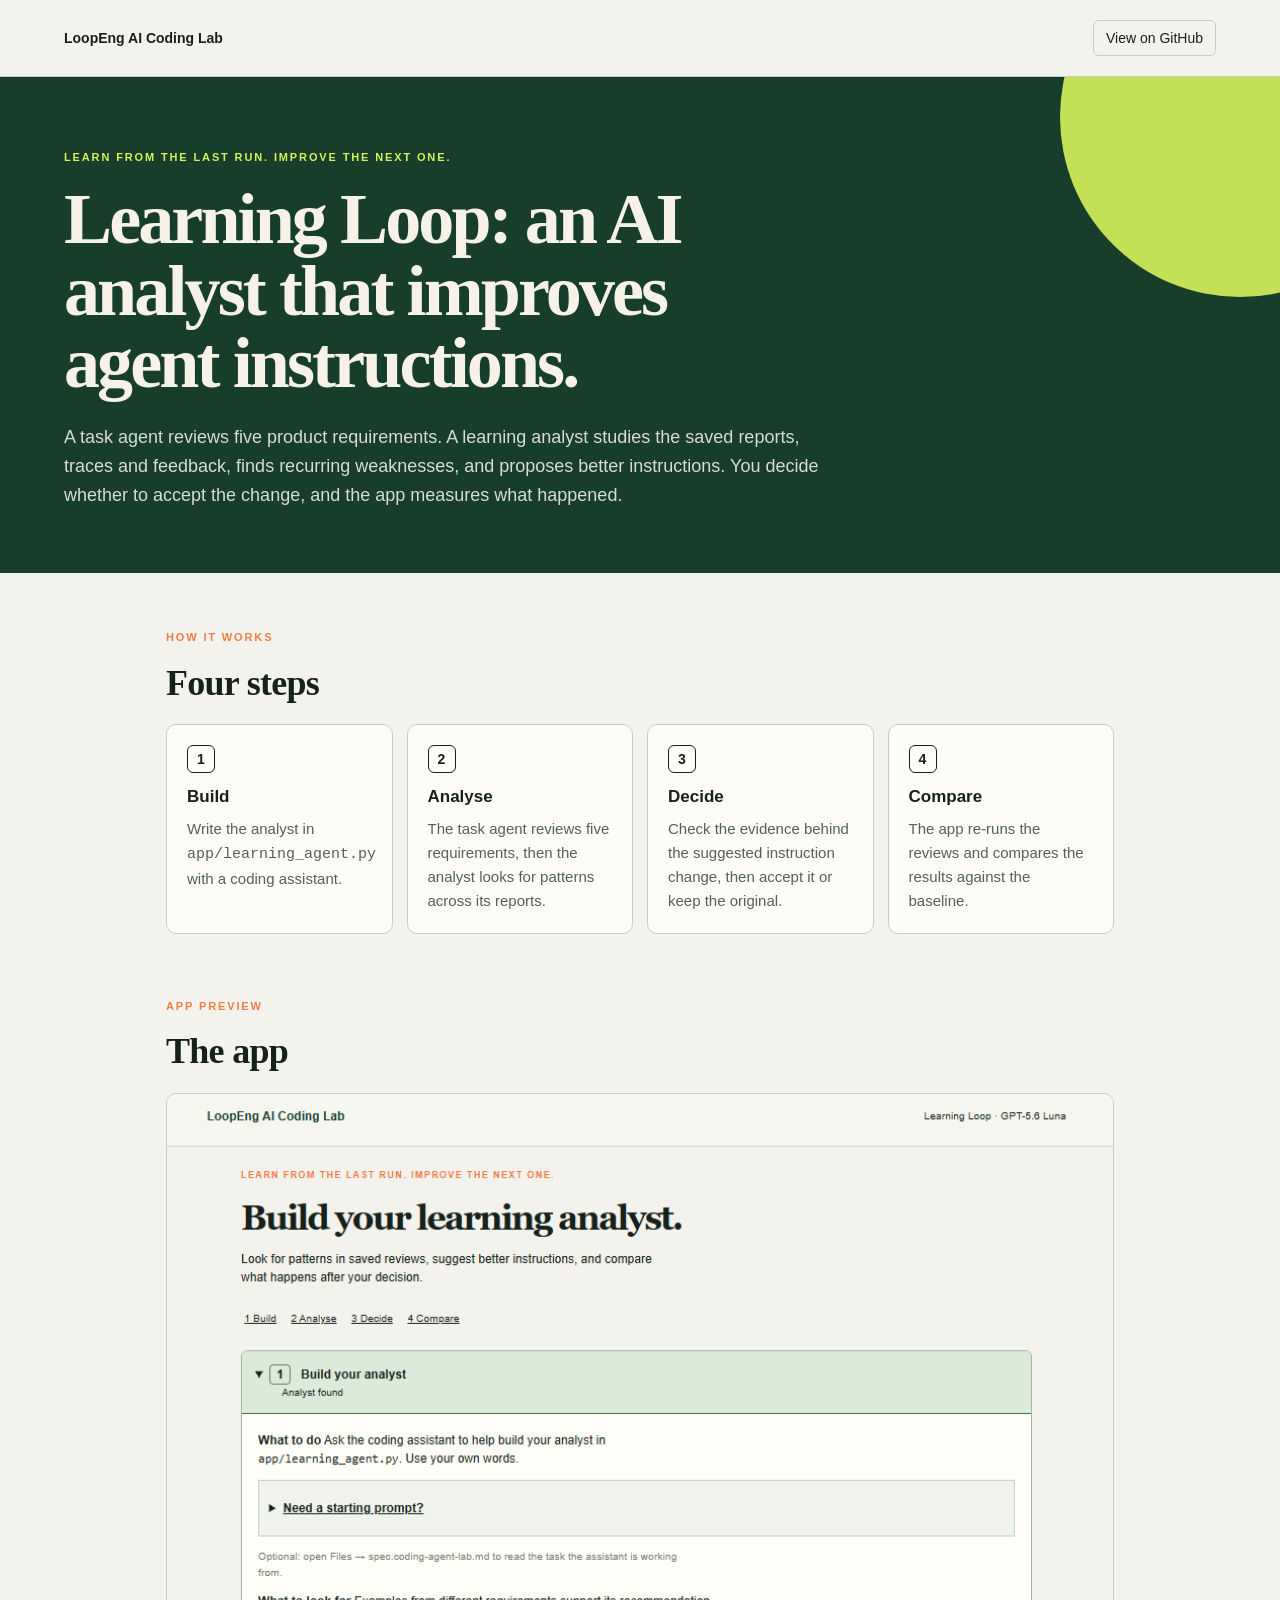
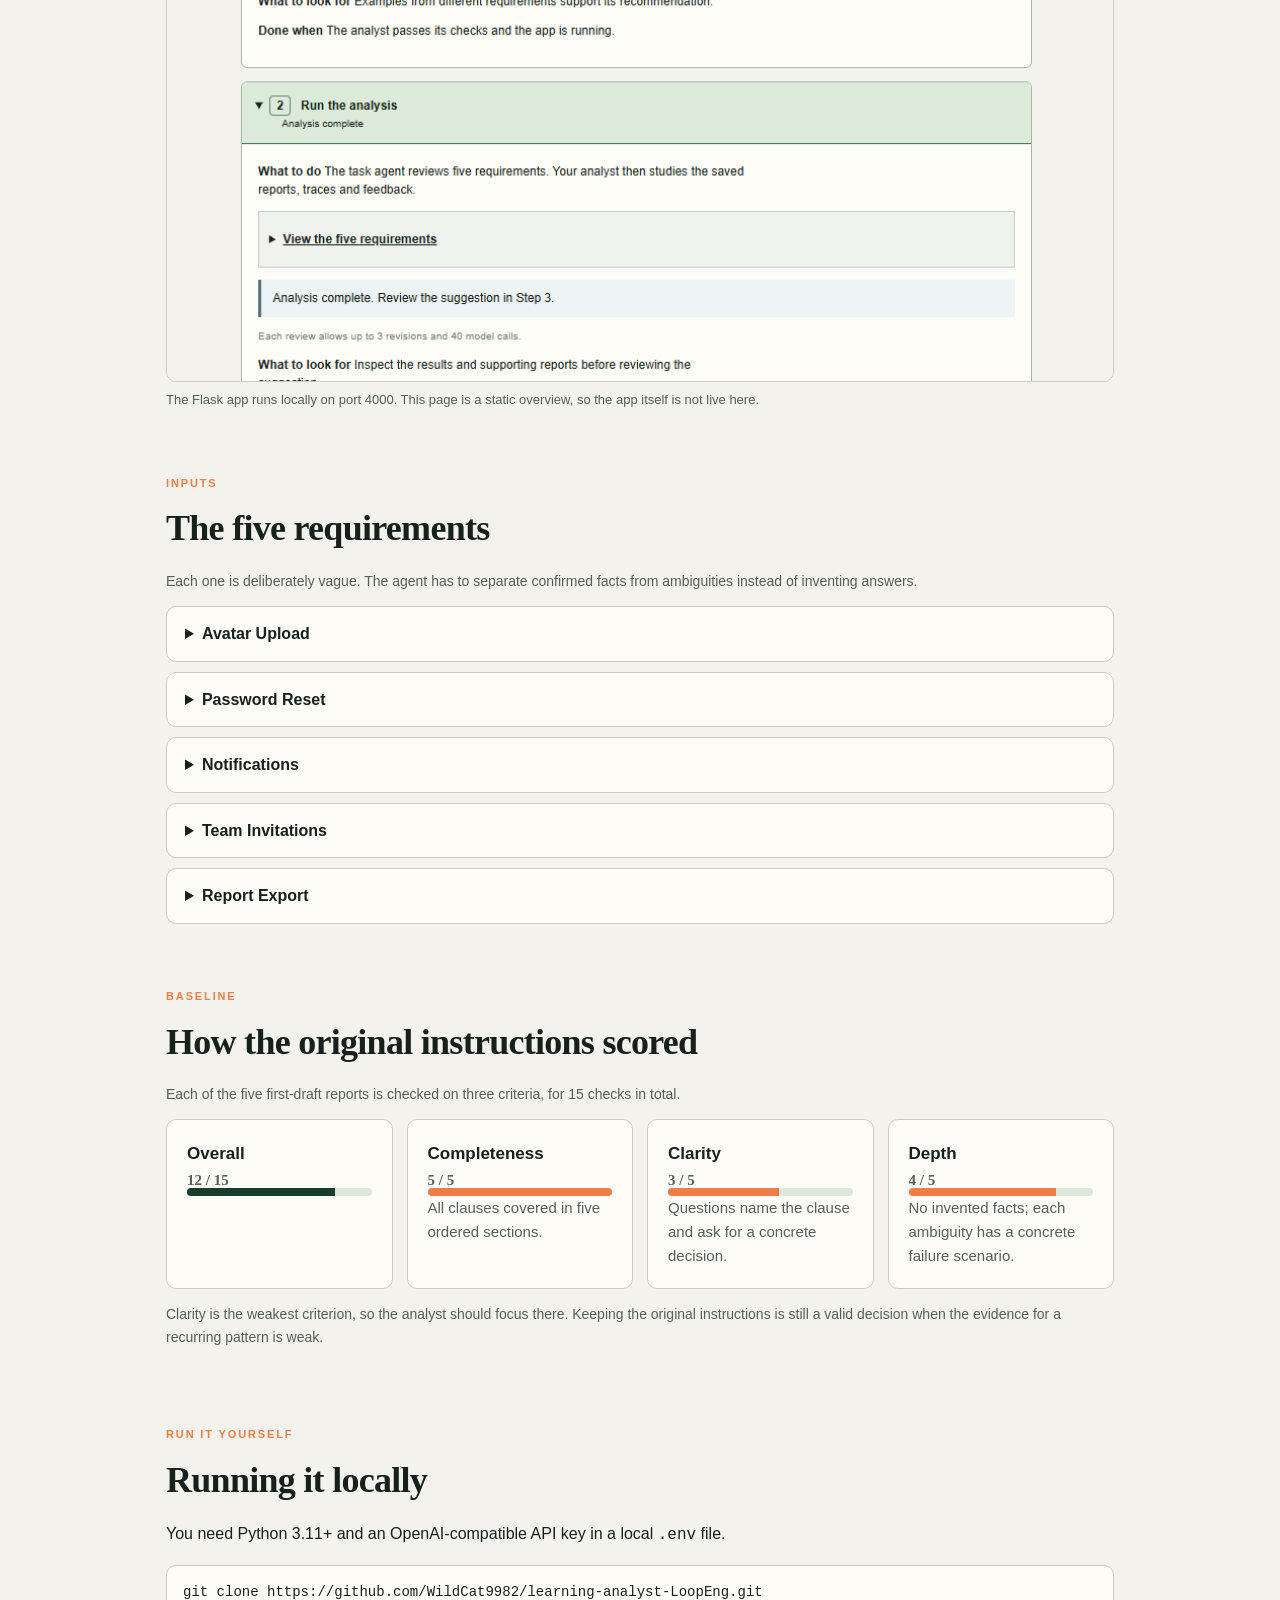
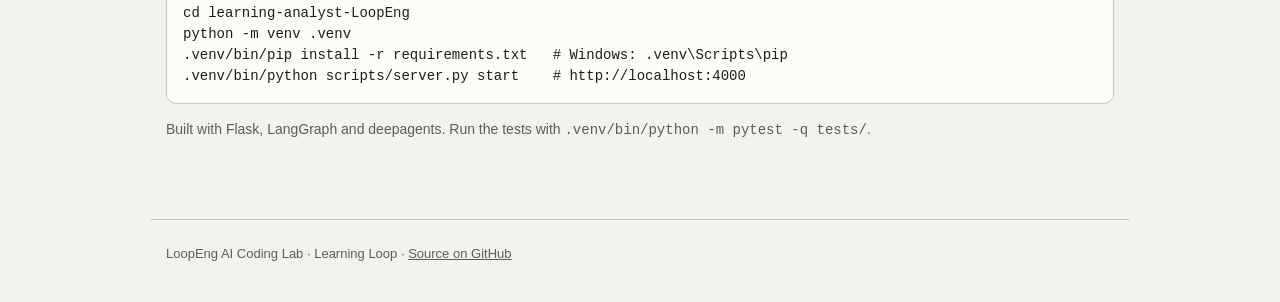
<file: docs/index.html>
<!doctype html>
<html lang="en">
<head>
<meta charset="utf-8">
<meta name="viewport" content="width=device-width,initial-scale=1">
<title>LoopEng Learning Loop</title>
<meta name="description" content="An AI learning analyst that studies saved requirement reviews and suggests better task-agent instructions.">
<style>
:root{--ink:#17211c;--paper:#f4f2ec;--card:#fdfcf7;--green:#173d2b;--soft:#dce9d8;--acid:#d5f35b;--orange:#f07d45;--line:#c9cbc0;--muted:#536158}
@media (prefers-color-scheme:dark){:root{--ink:#e8ebe4;--paper:#121815;--card:#1a221e;--soft:#22342a;--line:#34403a;--muted:#9aa89e}}
*{box-sizing:border-box}
body{margin:0;background:var(--paper);color:var(--ink);font:16px/1.6 Arial,Helvetica,sans-serif}
a{color:inherit}
header{display:flex;justify-content:space-between;align-items:center;gap:16px;padding:20px max(16px,5vw);border-bottom:1px solid var(--line);font-size:14px}
header strong{font-weight:700}
header a{text-decoration:none;border:1px solid var(--line);border-radius:6px;padding:6px 12px}
header a:hover{border-color:var(--ink)}
.hero{background:var(--green);color:#f6f2e7;padding:72px max(16px,5vw) 64px;position:relative;overflow:hidden}
.hero:after{content:"";position:absolute;width:360px;height:360px;border-radius:50%;right:-140px;top:-140px;background:var(--acid);opacity:.9}
.hero>*{position:relative;z-index:1;max-width:760px}
.eyebrow{font-size:11px;letter-spacing:.17em;font-weight:700;color:var(--orange);margin:0 0 16px;text-transform:uppercase}
.hero .eyebrow{color:var(--acid)}
h1{font:700 clamp(38px,7vw,72px)/1 Georgia,serif;letter-spacing:-.04em;margin:0}
.hero p.lede{font-size:18px;color:#d7ddd3;margin:24px 0 0}
main{max-width:980px;margin:0 auto;padding:0 16px}
section{padding:56px 0 8px}
h2{font:700 clamp(26px,4vw,36px)/1.15 Georgia,serif;letter-spacing:-.02em;margin:0 0 20px}
.steps{display:grid;grid-template-columns:repeat(auto-fit,minmax(200px,1fr));gap:14px;list-style:none;padding:0;margin:0}
.steps li,.card{background:var(--card);border:1px solid var(--line);border-radius:10px;padding:20px}
.num{display:inline-grid;place-items:center;width:28px;height:28px;border:1px solid var(--ink);border-radius:6px;font-weight:700;font-size:14px;margin-bottom:10px}
.steps h3,.card h3{margin:0 0 6px;font-size:17px}
.steps p,.card p{margin:0;color:var(--muted);font-size:15px}
figure{margin:0}
figure img{width:100%;height:auto;border:1px solid var(--line);border-radius:10px;display:block}
figcaption{font-size:13px;color:var(--muted);margin-top:8px}
.reqs{display:grid;gap:10px}
details{background:var(--card);border:1px solid var(--line);border-radius:10px}
summary{cursor:pointer;padding:14px 18px;font-weight:700}
details ul{margin:0;padding:0 18px 16px 38px;color:var(--muted)}
.score{display:grid;grid-template-columns:repeat(auto-fit,minmax(180px,1fr));gap:14px}
.big{font:700 44px/1 Georgia,serif;margin:4px 0 8px}
.bar{height:8px;background:var(--soft);border-radius:4px;overflow:hidden}
.bar i{display:block;height:100%;background:var(--orange)}
.total .bar i{background:var(--green)}
@media (prefers-color-scheme:dark){.total .bar i{background:var(--acid)}}
pre{background:var(--card);border:1px solid var(--line);border-radius:10px;padding:16px;overflow-x:auto;font-size:14px;line-height:1.5}
code{font-family:Consolas,Menlo,monospace}
.note{color:var(--muted);font-size:14px}
footer{max-width:980px;margin:56px auto 0;padding:24px 16px 40px;border-top:1px solid var(--line);font-size:13px;color:var(--muted)}
</style>
</head>
<body>

<header>
  <strong>LoopEng AI Coding Lab</strong>
  <a href="https://github.com/WildCat9982/learning-analyst-LoopEng">View on GitHub</a>
</header>

<div class="hero">
  <p class="eyebrow">Learn from the last run. Improve the next one.</p>
  <h1>Learning Loop: an AI analyst that improves agent instructions.</h1>
  <p class="lede">A task agent reviews five product requirements. A learning analyst studies the saved reports, traces and feedback, finds recurring weaknesses, and proposes better instructions. You decide whether to accept the change, and the app measures what happened.</p>
</div>

<main>

<section id="how">
  <p class="eyebrow">How it works</p>
  <h2>Four steps</h2>
  <ol class="steps">
    <li><span class="num">1</span><h3>Build</h3><p>Write the analyst in <code>app/learning_agent.py</code> with a coding assistant.</p></li>
    <li><span class="num">2</span><h3>Analyse</h3><p>The task agent reviews five requirements, then the analyst looks for patterns across its reports.</p></li>
    <li><span class="num">3</span><h3>Decide</h3><p>Check the evidence behind the suggested instruction change, then accept it or keep the original.</p></li>
    <li><span class="num">4</span><h3>Compare</h3><p>The app re-runs the reviews and compares the results against the baseline.</p></li>
  </ol>
</section>

<section id="preview">
  <p class="eyebrow">App preview</p>
  <h2>The app</h2>
  <figure>
    <img src="images/screenshot.png" alt="Learning Loop home page showing step cards for Build your analyst and Run the analysis" width="934" height="876" loading="lazy">
    <figcaption>The Flask app runs locally on port 4000. This page is a static overview, so the app itself is not live here.</figcaption>
  </figure>
</section>

<section id="requirements">
  <p class="eyebrow">Inputs</p>
  <h2>The five requirements</h2>
  <p class="note">Each one is deliberately vague. The agent has to separate confirmed facts from ambiguities instead of inventing answers.</p>
  <div class="reqs">
    <details><summary>Avatar Upload</summary><ul>
      <li>Users can upload one avatar image to their profile.</li>
      <li>An uploaded image must be smaller than 2 MB.</li>
      <li>Images must be stored securely.</li>
      <li>Accept all common image formats.</li>
      <li>Replacing an avatar should be easy.</li></ul></details>
    <details><summary>Password Reset</summary><ul>
      <li>Users can request a password-reset link by email.</li>
      <li>A reset link can be used only once.</li>
      <li>Links must expire after a reasonable time.</li>
      <li>The existing password remains valid until the reset succeeds.</li>
      <li>Handle repeated requests appropriately.</li></ul></details>
    <details><summary>Notifications</summary><ul>
      <li>Send notifications by email and in the app.</li>
      <li>Users can disable ordinary email notifications.</li>
      <li>Urgent notifications must arrive quickly.</li>
      <li>Group related notifications sensibly.</li>
      <li>Retain unread in-app notifications for 30 days.</li></ul></details>
    <details><summary>Team Invitations</summary><ul>
      <li>Workspace owners can invite someone to join their workspace by email.</li>
      <li>Accepting an invitation adds the person to the workspace as a member.</li>
      <li>An invitation link can be accepted only once and expires after seven days.</li>
      <li>Owners can cancel a pending invitation.</li>
      <li>Show owners which invitations are still waiting for a response.</li>
      <li>Handle invitations to existing members and repeated invitations appropriately.</li></ul></details>
    <details><summary>Report Export</summary><ul>
      <li>Users can download the records shown in a report as a CSV file.</li>
      <li>The export must respect the user’s current filters and access permissions.</li>
      <li>Include a header row with the column names.</li>
      <li>Large exports should run in the background so the user can continue working.</li>
      <li>Notify the user when the file is ready.</li>
      <li>Download links should remain available for a reasonable time.</li>
      <li>If an export fails, explain what happened and let the user try again.</li></ul></details>
  </div>
</section>

<section id="baseline">
  <p class="eyebrow">Baseline</p>
  <h2>How the original instructions scored</h2>
  <p class="note">Each of the five first-draft reports is checked on three criteria, for 15 checks in total.</p>
  <div class="score">
    <div class="card total"><h3>Overall</h3><p class="big">12 / 15</p><div class="bar"><i style="width:80%"></i></div></div>
    <div class="card"><h3>Completeness</h3><p class="big">5 / 5</p><div class="bar"><i style="width:100%"></i></div><p>All clauses covered in five ordered sections.</p></div>
    <div class="card"><h3>Clarity</h3><p class="big">3 / 5</p><div class="bar"><i style="width:60%"></i></div><p>Questions name the clause and ask for a concrete decision.</p></div>
    <div class="card"><h3>Depth</h3><p class="big">4 / 5</p><div class="bar"><i style="width:80%"></i></div><p>No invented facts; each ambiguity has a concrete failure scenario.</p></div>
  </div>
  <p class="note">Clarity is the weakest criterion, so the analyst should focus there. Keeping the original instructions is still a valid decision when the evidence for a recurring pattern is weak.</p>
</section>

<section id="run">
  <p class="eyebrow">Run it yourself</p>
  <h2>Running it locally</h2>
  <p>You need Python 3.11+ and an OpenAI-compatible API key in a local <code>.env</code> file.</p>
<pre><code>git clone https://github.com/WildCat9982/learning-analyst-LoopEng.git
cd learning-analyst-LoopEng
python -m venv .venv
.venv/bin/pip install -r requirements.txt   # Windows: .venv\Scripts\pip
.venv/bin/python scripts/server.py start    # http://localhost:4000</code></pre>
  <p class="note">Built with Flask, LangGraph and deepagents. Run the tests with <code>.venv/bin/python -m pytest -q tests/</code>.</p>
</section>

</main>

<footer>LoopEng AI Coding Lab · Learning Loop · <a href="https://github.com/WildCat9982/learning-analyst-LoopEng">Source on GitHub</a></footer>

</body>
</html>
</file>
